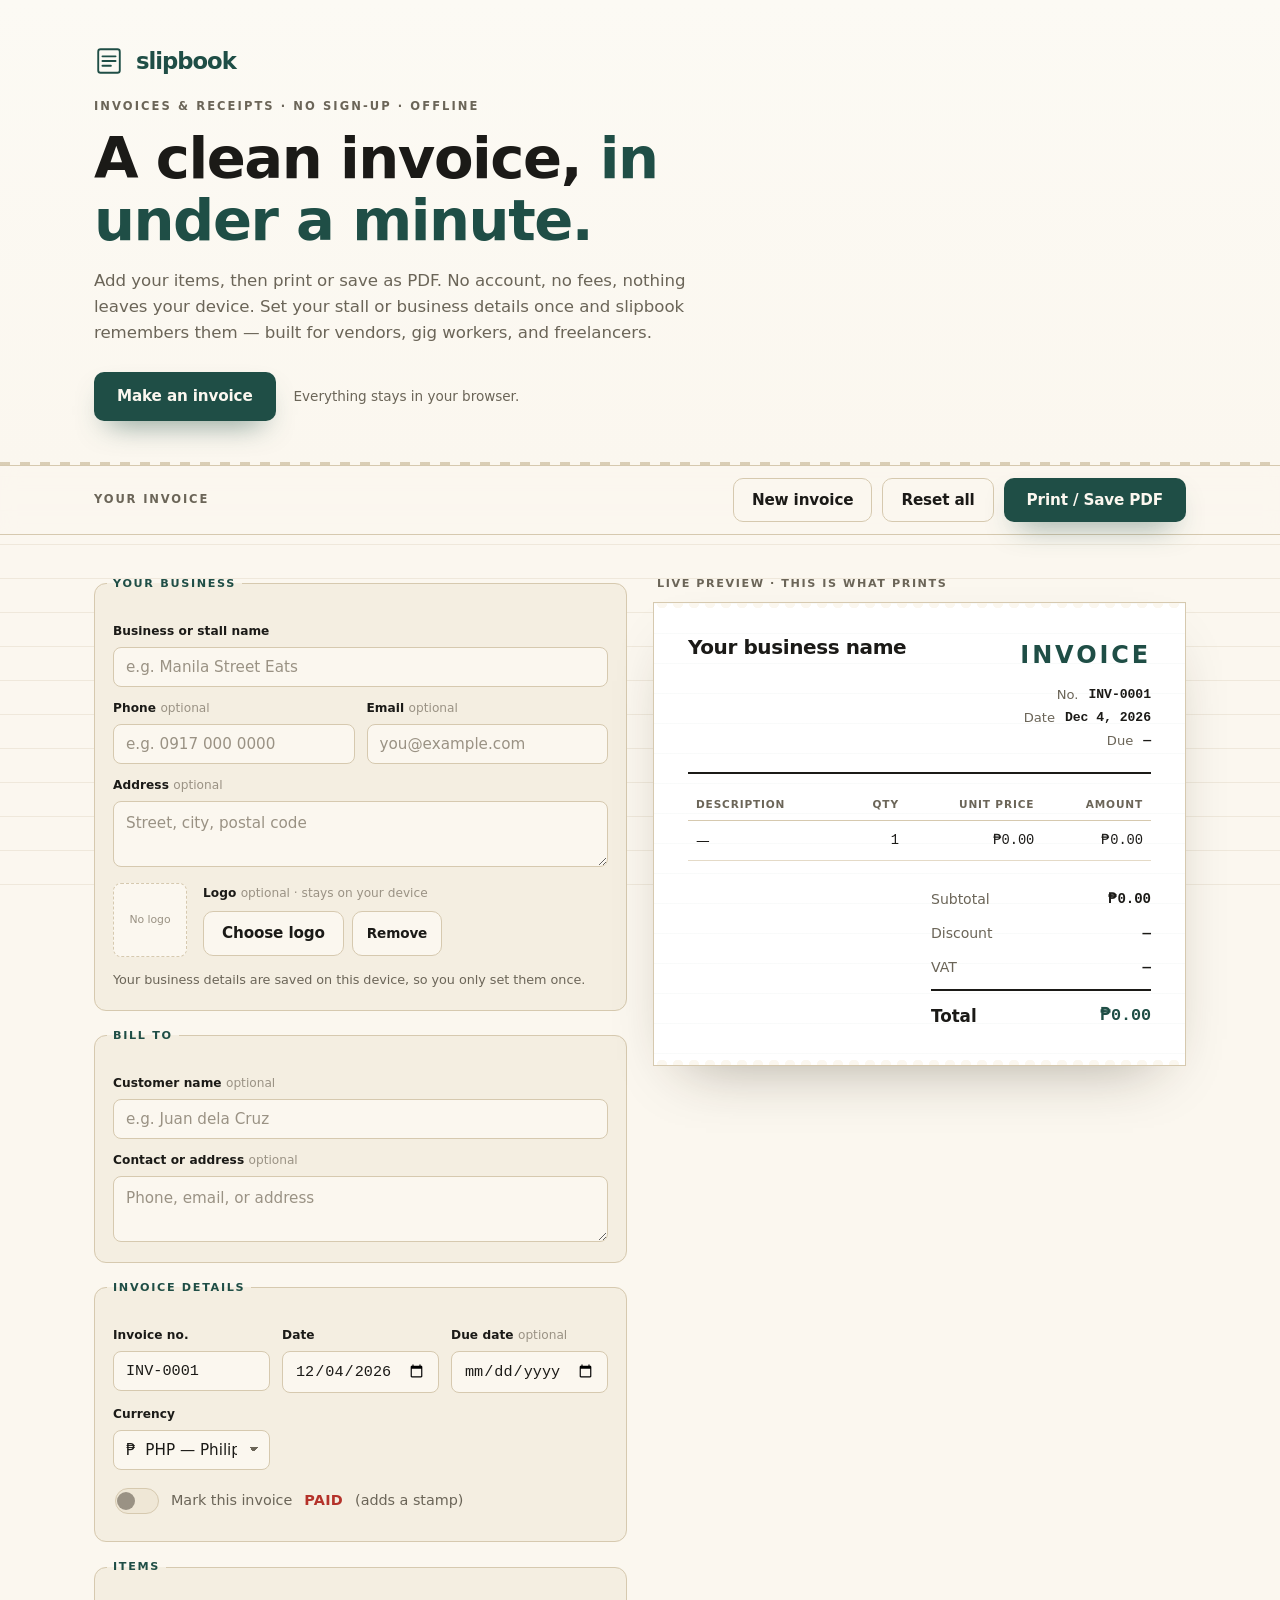
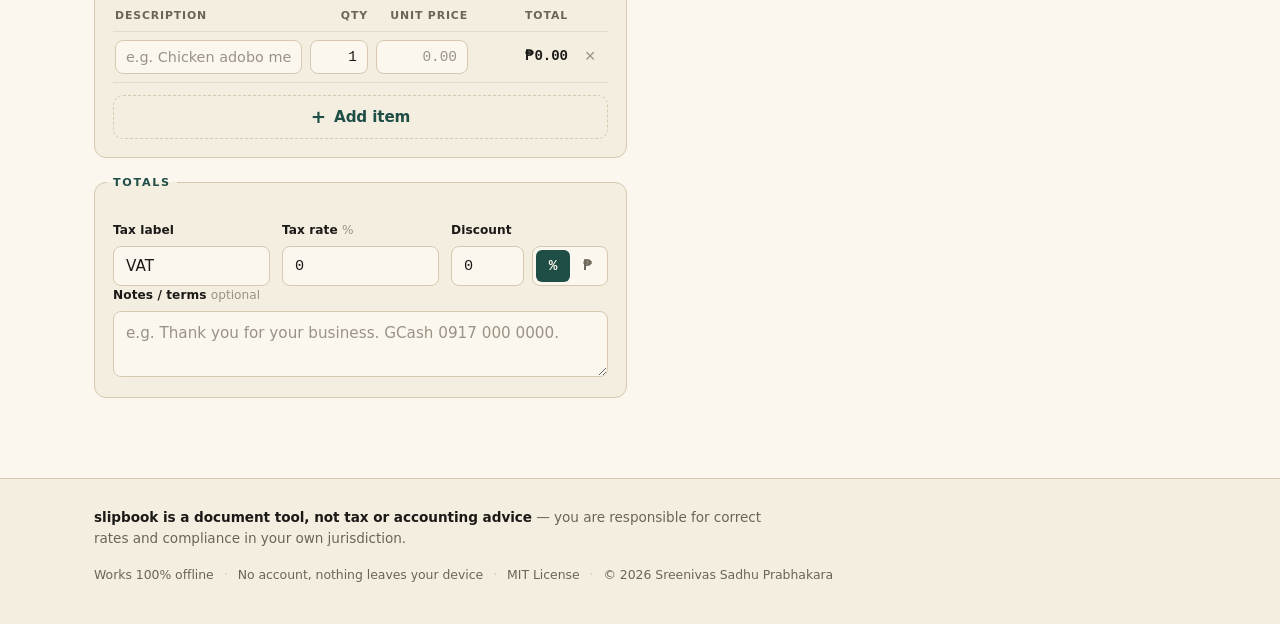
<file: index.html>
<!doctype html>
<html lang="en">
<head>
  <meta charset="utf-8">
  <meta name="viewport" content="width=device-width, initial-scale=1">
  <meta http-equiv="Content-Security-Policy" content="default-src 'self'; connect-src 'none'; img-src 'self' data:; base-uri 'none'; form-action 'none'; frame-ancestors 'none'; object-src 'none'">
  <title>slipbook — Free Invoice Maker, No Sign-Up</title>
  <meta name="description" content="Make a clean invoice or receipt in under a minute, then print or save as PDF. No account, no fees, nothing leaves your device. Built for vendors, gig workers, and freelancers.">
  <meta name="color-scheme" content="light">
  <link rel="canonical" href="https://sreenivas-sadhu-prabhakara.github.io/slipbook/">
  <meta name="robots" content="index, follow, max-image-preview:large">
  <meta name="author" content="Sreenivas Sadhu Prabhakara">
  <meta name="keywords" content="free invoice maker, invoice generator no sign up, printable invoice template, receipt maker, invoice pdf free, invoice maker for small business, invoice for freelancers, invoice for vendors">
  <meta name="theme-color" content="#FBF7EF" media="(prefers-color-scheme: light)">
  <meta name="theme-color" content="#1F4E46" media="(prefers-color-scheme: dark)">

  <!-- Open Graph -->
  <meta property="og:type" content="website">
  <meta property="og:site_name" content="slipbook">
  <meta property="og:title" content="slipbook — Free Invoice Maker, No Sign-Up">
  <meta property="og:description" content="Make a clean invoice or receipt in under a minute, then print or save as PDF. No account, no fees, nothing leaves your device. Built for vendors, gig workers, and freelancers.">
  <meta property="og:url" content="https://sreenivas-sadhu-prabhakara.github.io/slipbook/">
  <meta property="og:locale" content="en_US">
  <meta property="og:image" content="https://sreenivas-sadhu-prabhakara.github.io/slipbook/og-image.png">
  <meta property="og:image:width" content="1200">
  <meta property="og:image:height" content="630">
  <meta property="og:image:alt" content="slipbook — a clean invoice in under a minute">

  <!-- Twitter -->
  <meta name="twitter:card" content="summary_large_image">
  <meta name="twitter:title" content="slipbook — Free Invoice Maker, No Sign-Up">
  <meta name="twitter:description" content="Make a clean invoice or receipt in under a minute, then print or save as PDF. No account, no fees, nothing leaves your device. Built for vendors, gig workers, and freelancers.">
  <meta name="twitter:image" content="https://sreenivas-sadhu-prabhakara.github.io/slipbook/og-image.png">
  <meta name="twitter:image:alt" content="slipbook — a clean invoice in under a minute">

  <link rel="stylesheet" href="styles.css">
  <link rel="icon" href="favicon.svg" type="image/svg+xml">
  <link rel="apple-touch-icon" href="apple-touch-icon.png">
  <link rel="manifest" href="manifest.webmanifest">

  <!-- Structured data (data block; not affected by script-src) -->
  <script type="application/ld+json">
  {
    "@context": "https://schema.org",
    "@type": "WebApplication",
    "name": "slipbook",
    "description": "A free, private invoice and receipt maker. Add your items, then print or save as PDF. No account, no fees, and nothing leaves your device. Built for street vendors, gig workers, and freelancers.",
    "url": "https://sreenivas-sadhu-prabhakara.github.io/slipbook/",
    "applicationCategory": "BusinessApplication",
    "operatingSystem": "Any (modern web browser)",
    "browserRequirements": "Requires a modern web browser with JavaScript enabled.",
    "isAccessibleForFree": true,
    "offers": { "@type": "Offer", "price": "0", "priceCurrency": "USD" },
    "license": "https://opensource.org/licenses/MIT",
    "author": { "@type": "Person", "name": "Sreenivas Sadhu Prabhakara" },
    "softwareVersion": "0.1.0",
    "featureList": [
      "Reusable business profile with logo, saved on your device",
      "Line items with automatic totals",
      "Editable tax or VAT and discount",
      "Multiple currencies with correct rounding",
      "Auto-numbered invoices with editable dates and notes",
      "Live invoice preview that prints or saves as PDF",
      "Optional PAID stamp for cash receipts",
      "Runs 100% offline in your browser"
    ]
  }
  </script>
  <script type="application/ld+json">
  {
    "@context": "https://schema.org",
    "@type": "FAQPage",
    "mainEntity": [
      {
        "@type": "Question",
        "name": "Is slipbook really free with no sign-up?",
        "acceptedAnswer": {
          "@type": "Answer",
          "text": "Yes. There is no account, no email, and no fee. Open the page and start making an invoice — there is nothing to unlock and nothing to pay for."
        }
      },
      {
        "@type": "Question",
        "name": "How do I save my invoice as a PDF?",
        "acceptedAnswer": {
          "@type": "Answer",
          "text": "Click Print, then choose 'Save as PDF' as the destination in your browser's print dialog. The print layout shows only the invoice — none of the editing controls — so the PDF comes out clean."
        }
      },
      {
        "@type": "Question",
        "name": "Does slipbook store my customer or invoice data?",
        "acceptedAnswer": {
          "@type": "Answer",
          "text": "No. Everything stays in your browser using local storage on your own device. A strict Content-Security-Policy blocks all network requests, so your business details, customers, and amounts are never uploaded anywhere. A logo you add stays local as a data URL."
        }
      },
      {
        "@type": "Question",
        "name": "Can I use slipbook offline?",
        "acceptedAnswer": {
          "@type": "Answer",
          "text": "Yes. slipbook has no external fonts, scripts, or analytics, so once the page has loaded it keeps working with no internet connection at all."
        }
      }
    ]
  }
  </script>
</head>
<body>
  <a class="skip-link" href="#make">Skip to the invoice maker</a>

  <!-- ============ HERO ============ -->
  <header class="hero" id="top">
    <div class="hero__rules" aria-hidden="true"></div>
    <div class="hero__inner">
      <div class="brandline">
        <svg class="brandmark" viewBox="0 0 32 32" aria-hidden="true">
          <rect x="4.5" y="3.5" width="23" height="25" rx="2.5" fill="none" stroke="currentColor" stroke-width="2"/>
          <line x1="9" y1="11" x2="23" y2="11" stroke="currentColor" stroke-width="2" stroke-linecap="round"/>
          <line x1="9" y1="16" x2="23" y2="16" stroke="currentColor" stroke-width="2" stroke-linecap="round"/>
          <line x1="9" y1="21" x2="18" y2="21" stroke="currentColor" stroke-width="2" stroke-linecap="round"/>
        </svg>
        <span class="wordmark">slipbook</span>
      </div>
      <p class="eyebrow">Invoices &amp; receipts &middot; no sign-up &middot; offline</p>
      <h1 class="hero__title">A clean invoice, <span class="hero__accent">in under a minute.</span></h1>
      <p class="hero__lede">
        Add your items, then print or save as PDF. No account, no fees, nothing leaves your device.
        Set your stall or business details once and slipbook remembers them &mdash; built for vendors,
        gig workers, and freelancers.
      </p>
      <div class="hero__cta">
        <a class="btn btn--primary" href="#make">Make an invoice</a>
        <span class="hero__note">Everything stays in your browser.</span>
      </div>
    </div>
  </header>

  <main id="make">
    <!-- ============ ACTION BAR ============ -->
    <div class="actionbar">
      <div class="actionbar__inner">
        <p class="actionbar__label">Your invoice</p>
        <div class="actionbar__buttons">
          <button type="button" class="btn btn--ghost" id="newBtn">New invoice</button>
          <button type="button" class="btn btn--ghost" id="resetBtn">Reset all</button>
          <button type="button" class="btn btn--primary" id="printBtn">Print / Save PDF</button>
        </div>
      </div>
    </div>

    <div class="workspace">
      <!-- ============ EDITOR ============ -->
      <form class="editor" id="editor" novalidate aria-label="Invoice editor">

        <fieldset class="panel">
          <legend class="panel__legend">Your business</legend>
          <div class="grid grid--2">
            <label class="field field--full">
              <span class="field__label">Business or stall name</span>
              <input type="text" id="bizName" name="bizName" placeholder="e.g. Manila Street Eats" autocomplete="organization">
            </label>
            <label class="field">
              <span class="field__label">Phone <span class="field__opt">optional</span></span>
              <input type="tel" id="bizPhone" name="bizPhone" placeholder="e.g. 0917 000 0000" autocomplete="tel">
            </label>
            <label class="field">
              <span class="field__label">Email <span class="field__opt">optional</span></span>
              <input type="email" id="bizEmail" name="bizEmail" placeholder="you@example.com" autocomplete="email">
            </label>
            <label class="field field--full">
              <span class="field__label">Address <span class="field__opt">optional</span></span>
              <textarea id="bizAddress" name="bizAddress" rows="2" placeholder="Street, city, postal code"></textarea>
            </label>
          </div>
          <div class="logo-row">
            <div class="logo-preview" id="logoPreview" aria-hidden="true">
              <span class="logo-preview__hint">No logo</span>
            </div>
            <div class="logo-controls">
              <span class="field__label">Logo <span class="field__opt">optional &middot; stays on your device</span></span>
              <div class="logo-buttons">
                <label class="btn btn--file">
                  Choose logo
                  <input type="file" id="logoInput" accept="image/*" hidden>
                </label>
                <button type="button" class="btn btn--ghost btn--sm" id="logoClear" hidden>Remove</button>
              </div>
            </div>
          </div>
          <p class="panel__hint" id="bizSaved">Your business details are saved on this device, so you only set them once.</p>
        </fieldset>

        <fieldset class="panel">
          <legend class="panel__legend">Bill to</legend>
          <div class="grid grid--2">
            <label class="field field--full">
              <span class="field__label">Customer name <span class="field__opt">optional</span></span>
              <input type="text" id="custName" name="custName" placeholder="e.g. Juan dela Cruz">
            </label>
            <label class="field field--full">
              <span class="field__label">Contact or address <span class="field__opt">optional</span></span>
              <textarea id="custContact" name="custContact" rows="2" placeholder="Phone, email, or address"></textarea>
            </label>
          </div>
        </fieldset>

        <fieldset class="panel">
          <legend class="panel__legend">Invoice details</legend>
          <div class="grid grid--3">
            <label class="field">
              <span class="field__label">Invoice no.</span>
              <input type="text" id="invNo" name="invNo" class="mono" placeholder="INV-0001">
            </label>
            <label class="field">
              <span class="field__label">Date</span>
              <input type="date" id="invDate" name="invDate" class="mono">
            </label>
            <label class="field">
              <span class="field__label">Due date <span class="field__opt">optional</span></span>
              <input type="date" id="dueDate" name="dueDate" class="mono">
            </label>
            <label class="field">
              <span class="field__label">Currency</span>
              <select id="currency" name="currency">
                <option value="PHP">₱ &nbsp;PHP — Philippine peso</option>
                <option value="USD">$ &nbsp;USD — US dollar</option>
                <option value="INR">₹ &nbsp;INR — Indian rupee</option>
                <option value="GBP">£ &nbsp;GBP — Pound sterling</option>
                <option value="EUR">€ &nbsp;EUR — Euro</option>
                <option value="AUD">$ &nbsp;AUD — Australian dollar</option>
                <option value="GEN">¤ &nbsp;Generic — no symbol</option>
              </select>
            </label>
          </div>
          <label class="toggle toggle--paid">
            <input type="checkbox" id="paidToggle" name="paidToggle">
            <span>Mark this invoice <b>PAID</b> (adds a stamp)</span>
          </label>
        </fieldset>

        <fieldset class="panel panel--items">
          <legend class="panel__legend">Items</legend>
          <div class="items-head" aria-hidden="true">
            <span class="items-head__desc">Description</span>
            <span class="items-head__qty">Qty</span>
            <span class="items-head__price">Unit price</span>
            <span class="items-head__total">Total</span>
            <span class="items-head__x"></span>
          </div>
          <div id="itemRows" class="item-rows"></div>
          <button type="button" class="btn btn--add" id="addRow">
            <span aria-hidden="true">+</span> Add item
          </button>
        </fieldset>

        <fieldset class="panel">
          <legend class="panel__legend">Totals</legend>
          <div class="grid grid--3">
            <label class="field">
              <span class="field__label">Tax label</span>
              <input type="text" id="taxLabel" name="taxLabel" value="VAT" placeholder="VAT / GST / Sales tax">
            </label>
            <label class="field">
              <span class="field__label">Tax rate <span class="field__opt">%</span></span>
              <input type="number" id="taxRate" name="taxRate" class="mono" min="0" max="100" step="0.01" value="0" inputmode="decimal">
            </label>
            <div class="field">
              <span class="field__label">Discount</span>
              <div class="discount">
                <input type="number" id="discountValue" name="discountValue" class="mono" min="0" step="0.01" value="0" inputmode="decimal" aria-label="Discount amount">
                <div class="seg2" role="radiogroup" aria-label="Discount type">
                  <label class="seg2__opt"><input type="radio" name="discountType" value="percent" checked><span>%</span></label>
                  <label class="seg2__opt"><input type="radio" name="discountType" value="fixed"><span id="discFixedSym">$</span></label>
                </div>
              </div>
            </div>
          </div>
          <label class="field field--full">
            <span class="field__label">Notes / terms <span class="field__opt">optional</span></span>
            <textarea id="notes" name="notes" rows="2" placeholder="e.g. Thank you for your business. GCash 0917 000 0000."></textarea>
          </label>
        </fieldset>
      </form>

      <!-- ============ LIVE PREVIEW (this is what prints) ============ -->
      <div class="preview-wrap">
        <p class="preview-wrap__hint" aria-hidden="true">Live preview &middot; this is what prints</p>
        <article class="invoice" id="invoice" aria-label="Invoice preview">
          <div class="invoice__perf invoice__perf--top" aria-hidden="true"></div>

          <header class="doc-head">
            <div class="doc-head__biz">
              <img class="doc-head__logo" id="docLogo" alt="" hidden>
              <div class="doc-head__biztext">
                <h2 class="doc-head__name" id="docBizName">Your business name</h2>
                <p class="doc-head__meta" id="docBizMeta"></p>
              </div>
            </div>
            <div class="doc-head__title">
              <p class="doc-title" id="docType">INVOICE</p>
              <dl class="doc-meta">
                <div><dt>No.</dt><dd class="mono" id="docInvNo">INV-0001</dd></div>
                <div><dt>Date</dt><dd class="mono" id="docDate">—</dd></div>
                <div class="doc-meta__due" id="docDueRow" hidden><dt>Due</dt><dd class="mono" id="docDue">—</dd></div>
              </dl>
            </div>
          </header>

          <section class="doc-billto" id="docBillToSection" hidden>
            <p class="doc-billto__label">Bill to</p>
            <p class="doc-billto__name" id="docCustName"></p>
            <p class="doc-billto__contact" id="docCustContact"></p>
          </section>

          <table class="doc-table">
            <thead>
              <tr>
                <th scope="col" class="doc-table__desc">Description</th>
                <th scope="col" class="doc-table__num">Qty</th>
                <th scope="col" class="doc-table__num">Unit price</th>
                <th scope="col" class="doc-table__num">Amount</th>
              </tr>
            </thead>
            <tbody id="docItems"></tbody>
          </table>

          <div class="doc-foot">
            <div class="doc-notes" id="docNotesWrap" hidden>
              <p class="doc-notes__label">Notes</p>
              <p class="doc-notes__body" id="docNotes"></p>
            </div>
            <div class="doc-totals">
              <div class="doc-totals__row"><span>Subtotal</span><span class="mono" id="docSubtotal">—</span></div>
              <div class="doc-totals__row" id="docDiscRow" hidden><span id="docDiscLabel">Discount</span><span class="mono" id="docDiscount">—</span></div>
              <div class="doc-totals__row" id="docTaxRow" hidden><span id="docTaxName">VAT</span><span class="mono" id="docTax">—</span></div>
              <div class="doc-totals__row doc-totals__row--grand"><span>Total</span><span class="mono" id="docTotal">—</span></div>
            </div>
          </div>

          <p class="doc-thanks" id="docThanks" hidden></p>
          <div class="stamp" id="paidStamp" hidden aria-hidden="true">PAID</div>

          <div class="invoice__perf invoice__perf--bottom" aria-hidden="true"></div>
        </article>
      </div>
    </div>
  </main>

  <!-- ============ FOOTER ============ -->
  <footer class="foot">
    <div class="foot__inner">
      <p class="foot__disclaimer">
        <strong>slipbook is a document tool, not tax or accounting advice</strong> &mdash; you are responsible
        for correct rates and compliance in your own jurisdiction.
      </p>
      <p class="foot__meta">
        <span>Works 100% offline</span><span class="foot__dot">&middot;</span>
        <span>No account, nothing leaves your device</span><span class="foot__dot">&middot;</span>
        <span>MIT&nbsp;License</span><span class="foot__dot">&middot;</span>
        <span>&copy; 2026 Sreenivas&nbsp;Sadhu&nbsp;Prabhakara</span>
      </p>
    </div>
  </footer>

  <script src="app.js" defer></script>
</body>
</html>
</file>
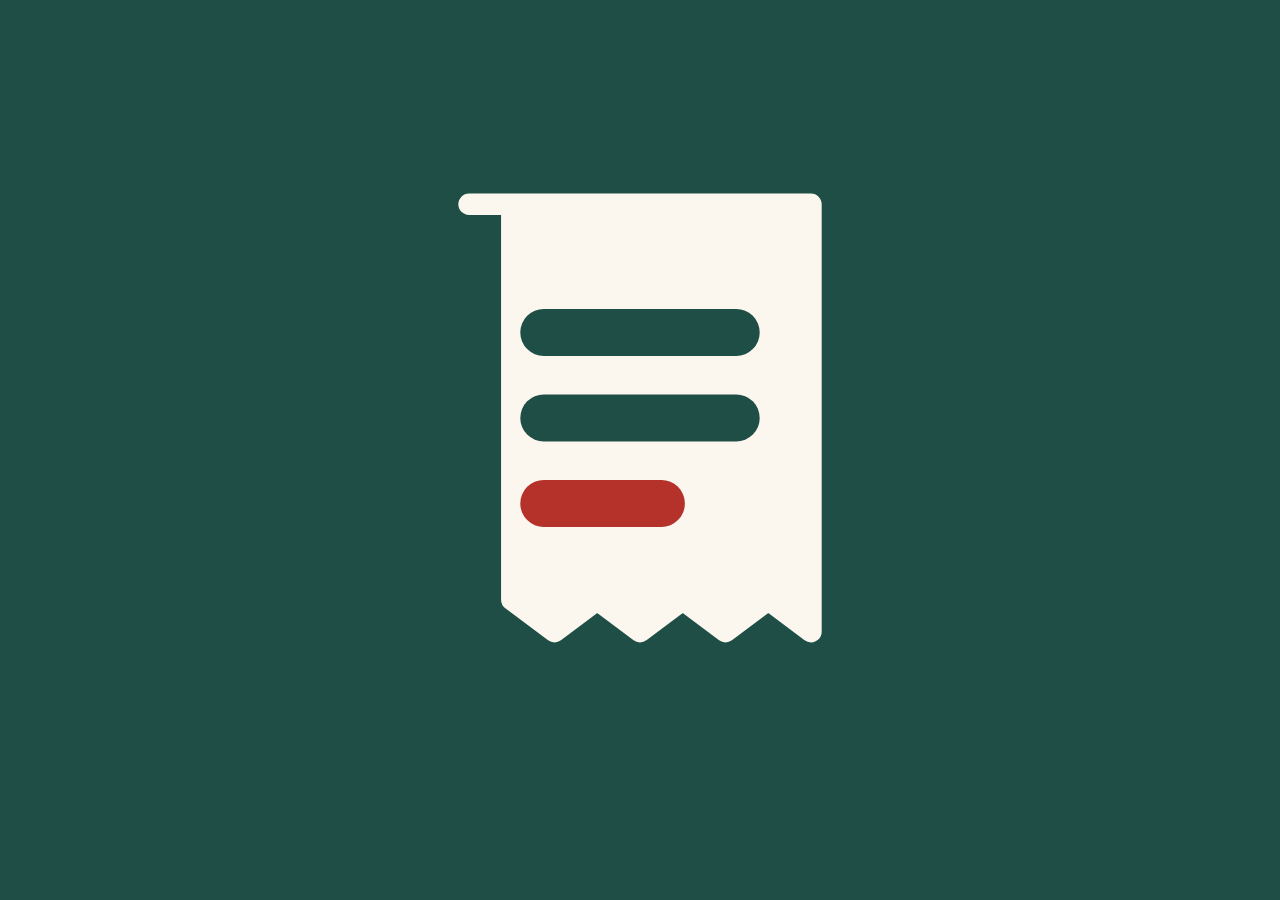
<file: assets/icon.html>
<!doctype html>
<html lang="en">
<head>
<meta charset="utf-8">
<style>
  * { box-sizing: border-box; margin: 0; padding: 0; }
  html, body { width: 100%; height: 100%; overflow: hidden; background: #1F4E46; }
  body { display: grid; place-items: center; }
  /* 12% safe padding on each side -> mark fills the middle 76vmin (maskable) */
  .mark { width: 76vmin; height: 76vmin; display: block; }
</style>
</head>
<body>
  <!-- receipt slip with perforated tear-edge + ledger lines, in warm paper on ledger-green -->
  <svg class="mark" viewBox="0 0 32 32" aria-hidden="true">
    <path d="M8 4.5h16v20l-2-1.5-2 1.5-2-1.5-2 1.5-2-1.5-2 1.5-2-1.5V4.5z"
          fill="#FBF7EF" stroke="#FBF7EF" stroke-width="1" stroke-linejoin="round"/>
    <line x1="11.5" y1="10.5" x2="20.5" y2="10.5" stroke="#1F4E46" stroke-width="2.2" stroke-linecap="round"/>
    <line x1="11.5" y1="14.5" x2="20.5" y2="14.5" stroke="#1F4E46" stroke-width="2.2" stroke-linecap="round"/>
    <line x1="11.5" y1="18.5" x2="17" y2="18.5" stroke="#B4322A" stroke-width="2.2" stroke-linecap="round"/>
  </svg>
</body>
</html>
</file>
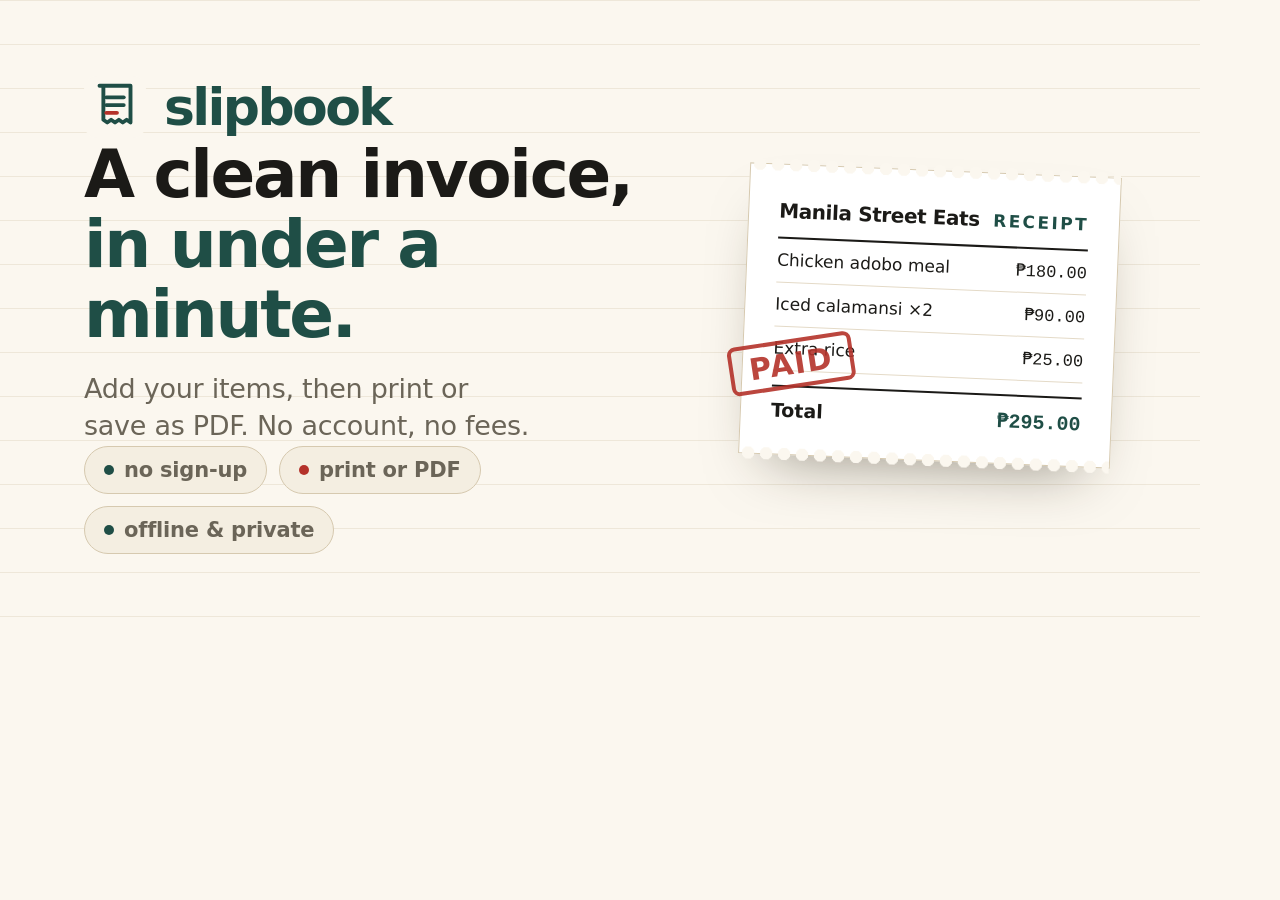
<file: assets/og.html>
<!doctype html>
<html lang="en">
<head>
<meta charset="utf-8">
<style>
  :root {
    --paper:    #FBF7EF;
    --paper2:   #F4EEE1;
    --ink:      #1B1A17;
    --ink-soft: #6B6558;
    --rule:     #E4DAC7;
    --rule2:    #D6C9AF;
    --brand:    #1F4E46;
    --stamp:    #B4322A;
    --sans: system-ui, -apple-system, "Segoe UI", Roboto, Helvetica, Arial, sans-serif;
    --mono: ui-monospace, "SF Mono", Menlo, Consolas, "Liberation Mono", monospace;
  }
  * { box-sizing: border-box; margin: 0; padding: 0; }
  html, body { width: 1200px; height: 630px; overflow: hidden; }
  body {
    position: relative;
    background: var(--paper);
    font-family: var(--sans);
    color: var(--ink);
    -webkit-font-smoothing: antialiased;
  }
  /* faint full-bleed ledger ruling — the slipbook backdrop */
  .ledger {
    position: absolute; inset: 0;
    background-image: linear-gradient(180deg, var(--rule) 1px, transparent 1px);
    background-size: 100% 44px;
    opacity: 0.55;
  }

  .frame {
    position: absolute; inset: 0;
    padding: 76px 84px;
    display: flex; align-items: stretch; gap: 56px;
  }

  /* LEFT: the pitch */
  .left { flex: 1; display: flex; flex-direction: column; justify-content: space-between; z-index: 2; }
  .brand { display: flex; align-items: center; gap: 18px; color: var(--brand); }
  .mark { width: 62px; height: 62px; display: block; }
  .wordmark { font-size: 52px; font-weight: 800; letter-spacing: -0.05em; color: var(--brand); line-height: 1; }

  .headline h1 {
    font-size: 66px; font-weight: 800; letter-spacing: -0.035em;
    line-height: 1.06; color: var(--ink); max-width: 15ch;
  }
  .headline .accent { color: var(--brand); }
  .headline p {
    margin-top: 22px;
    font-size: 27px; font-weight: 500; letter-spacing: -0.01em;
    color: var(--ink-soft); line-height: 1.35; max-width: 26ch;
  }

  .chips { display: flex; align-items: center; gap: 12px; flex-wrap: wrap; }
  .chip {
    display: inline-flex; align-items: center; gap: 10px;
    padding: 11px 19px;
    border: 1px solid var(--rule2);
    border-radius: 999px;
    background: var(--paper2);
    font-size: 21px; font-weight: 600; letter-spacing: -0.01em;
    color: var(--ink-soft);
  }
  .chip .dot { width: 10px; height: 10px; border-radius: 50%; }
  .chip .dot--green { background: var(--brand); }
  .chip .dot--stamp { background: var(--stamp); }

  /* RIGHT: a mini receipt with the perforated tear-edge signature */
  .receipt-col { width: 372px; display: flex; align-items: center; z-index: 2; }
  .receipt {
    position: relative;
    width: 100%;
    background: #fff;
    border: 1px solid var(--rule2);
    box-shadow: 0 30px 60px -30px rgba(40,32,14,0.5);
    padding: 34px 30px 30px;
    transform: rotate(2.4deg);
  }
  .perf {
    position: absolute; left: 0; right: 0; height: 14px;
    background: radial-gradient(circle at 9px 7px, var(--paper) 6px, transparent 6.5px);
    background-size: 18px 14px;
  }
  .perf--top { top: -7px; }
  .perf--bottom { bottom: -7px; }

  .r-head { display: flex; justify-content: space-between; align-items: baseline; padding-bottom: 14px; border-bottom: 2px solid var(--ink); }
  .r-biz { font-size: 20px; font-weight: 800; letter-spacing: -0.02em; }
  .r-type { font-size: 17px; font-weight: 800; letter-spacing: 0.14em; color: var(--brand); }
  .r-line { display: flex; justify-content: space-between; padding: 11px 0; border-bottom: 1px solid var(--rule); font-size: 17px; }
  .r-line .d { color: var(--ink); }
  .r-line .a { font-family: var(--mono); color: var(--ink); }
  .r-total { display: flex; justify-content: space-between; margin-top: 14px; padding-top: 12px; border-top: 2px solid var(--ink); }
  .r-total .l { font-size: 19px; font-weight: 800; }
  .r-total .v { font-family: var(--mono); font-size: 20px; font-weight: 800; color: var(--brand); }

  .stamp {
    position: absolute; bottom: 66px; left: -14px;
    transform: rotate(-11deg);
    font-size: 30px; font-weight: 900; letter-spacing: 0.05em;
    color: var(--stamp);
    border: 4px solid var(--stamp);
    border-radius: 8px;
    padding: 3px 16px;
    opacity: 0.9;
  }
</style>
</head>
<body>
  <div class="ledger"></div>

  <div class="frame">
    <div class="left">
      <div class="brand">
        <svg class="mark" viewBox="0 0 32 32" aria-hidden="true">
          <rect width="32" height="32" rx="7" fill="#FBF7EF"/>
          <path d="M8 5h16v19l-2-1.4-2 1.4-2-1.4-2 1.4-2-1.4-2 1.4-2-1.4V5z" fill="none" stroke="#1F4E46" stroke-width="2" stroke-linejoin="round"/>
          <line x1="11.5" y1="11" x2="20.5" y2="11" stroke="#1F4E46" stroke-width="2" stroke-linecap="round"/>
          <line x1="11.5" y1="15" x2="20.5" y2="15" stroke="#1F4E46" stroke-width="2" stroke-linecap="round"/>
          <line x1="11.5" y1="19" x2="17" y2="19" stroke="#B4322A" stroke-width="2" stroke-linecap="round"/>
        </svg>
        <span class="wordmark">slipbook</span>
      </div>

      <div class="headline">
        <h1>A clean invoice,<br><span class="accent">in under a minute.</span></h1>
        <p>Add your items, then print or save as PDF. No account, no fees.</p>
      </div>

      <div class="chips">
        <span class="chip"><span class="dot dot--green"></span>no sign-up</span>
        <span class="chip"><span class="dot dot--stamp"></span>print or PDF</span>
        <span class="chip"><span class="dot dot--green"></span>offline &amp; private</span>
      </div>
    </div>

    <div class="receipt-col">
      <div class="receipt">
        <div class="perf perf--top"></div>
        <div class="r-head">
          <span class="r-biz">Manila Street Eats</span>
          <span class="r-type">RECEIPT</span>
        </div>
        <div class="r-line"><span class="d">Chicken adobo meal</span><span class="a">₱180.00</span></div>
        <div class="r-line"><span class="d">Iced calamansi ×2</span><span class="a">₱90.00</span></div>
        <div class="r-line"><span class="d">Extra rice</span><span class="a">₱25.00</span></div>
        <div class="r-total"><span class="l">Total</span><span class="v">₱295.00</span></div>
        <div class="stamp">PAID</div>
        <div class="perf perf--bottom"></div>
      </div>
    </div>
  </div>
</body>
</html>
</file>
<file: styles.css>
/* ============================================================
   slipbook — warm paper & ledger. ledger-green ink,
   stamp vermilion, perforated receipt tear-edge signature.
   ============================================================ */

:root {
  --paper:    #FBF7EF;   /* warm off-white paper base */
  --paper2:   #F4EEE1;   /* slightly deeper card paper */
  --paper3:   #EFE7D6;   /* inset / table zebra */
  --ink:      #1B1A17;   /* charcoal ink */
  --ink-soft: #6B6558;   /* muted ink */
  --ink-faint:#9A9284;   /* hints, placeholders */
  --rule:     #E4DAC7;   /* ledger ruling / hairlines */
  --rule2:    #D6C9AF;   /* stronger rule */
  --brand:    #1F4E46;   /* deep ledger-green — the one spot color */
  --brand-dk: #163A34;
  --brand-dim:rgba(31,78,70,0.09);
  --stamp:    #B4322A;   /* stamp vermilion */
  --stamp-dim:rgba(180,50,42,0.10);

  --sans: system-ui, -apple-system, "Segoe UI", Roboto, Helvetica, Arial, sans-serif;
  --mono: ui-monospace, "SF Mono", Menlo, Consolas, "Liberation Mono", monospace;

  --radius: 12px;
  --radius-sm: 8px;
  --shadow: 0 22px 48px -30px rgba(50,40,20,0.5);
  --shadow-doc: 0 26px 60px -32px rgba(40,32,14,0.42);
  --wrap: 1180px;
  --ease: cubic-bezier(0.22, 0.61, 0.36, 1);
}

* { box-sizing: border-box; }
html { -webkit-text-size-adjust: 100%; }

body {
  margin: 0;
  background: var(--paper);
  color: var(--ink);
  font-family: var(--sans);
  font-size: 16px;
  line-height: 1.55;
  letter-spacing: -0.003em;
  -webkit-font-smoothing: antialiased;
  text-rendering: optimizeLegibility;
}

/* faint ledger ruling across the whole page background */
body::before {
  content: "";
  position: fixed;
  inset: 0;
  z-index: -1;
  pointer-events: none;
  background-image:
    linear-gradient(180deg, var(--rule) 1px, transparent 1px),
    radial-gradient(1100px 560px at 88% -10%, var(--brand-dim), transparent 62%);
  background-size: 100% 34px, 100% 100%;
  opacity: 0.5;
}

h1, h2, h3 { margin: 0; font-weight: 800; letter-spacing: -0.025em; line-height: 1.08; }
p { margin: 0; }

.mono { font-family: var(--mono); font-variant-numeric: tabular-nums; }

.skip-link {
  position: absolute; left: 12px; top: -60px;
  background: var(--brand); color: var(--paper);
  padding: 10px 16px; border-radius: 10px; font-weight: 700;
  z-index: 60; transition: top 0.18s var(--ease); text-decoration: none;
}
.skip-link:focus { top: 12px; }

/* shared focus ring */
a:focus-visible,
button:focus-visible,
input:focus-visible,
select:focus-visible,
textarea:focus-visible,
.seg2__opt:focus-within,
.toggle:focus-within {
  outline: 3px solid var(--brand);
  outline-offset: 2px;
  border-radius: 6px;
}

.eyebrow {
  font-size: 0.72rem;
  text-transform: uppercase;
  letter-spacing: 0.18em;
  color: var(--ink-soft);
  font-weight: 700;
}

/* ============================================================
   HERO
   ============================================================ */
.hero {
  position: relative;
  overflow: hidden;
  background:
    linear-gradient(180deg, #FCFAF4 0%, var(--paper) 100%);
  border-bottom: 1px solid var(--rule2);
}
/* the perforated top edge motif on the hero, echoing a receipt */
.hero__rules {
  position: absolute;
  left: 0; right: 0; bottom: 0;
  height: 3px;
  background:
    repeating-linear-gradient(90deg, var(--rule2) 0 10px, transparent 10px 20px);
  opacity: 0.9;
}
.hero__inner {
  position: relative;
  z-index: 1;
  max-width: var(--wrap);
  margin: 0 auto;
  padding: clamp(26px, 4vw, 46px) clamp(20px, 5vw, 44px) clamp(30px, 4vw, 44px);
}

.brandline { display: flex; align-items: center; gap: 12px; color: var(--brand); }
.brandmark { width: 30px; height: 30px; display: block; }
.wordmark {
  font-size: 1.42rem; font-weight: 800; letter-spacing: -0.045em;
  color: var(--brand); line-height: 1;
}

.eyebrow { margin-top: 22px; }
.hero__title {
  font-size: clamp(2.1rem, 5.6vw, 3.6rem);
  margin: 12px 0 0;
  max-width: 15ch;
  color: var(--ink);
}
.hero__accent { color: var(--brand); }
.hero__lede {
  margin-top: 16px;
  max-width: 58ch;
  color: var(--ink-soft);
  font-size: clamp(0.98rem, 1.3vw, 1.1rem);
}
.hero__cta {
  margin-top: 26px;
  display: flex; align-items: center; gap: 18px; flex-wrap: wrap;
}
.hero__note { font-size: 0.85rem; color: var(--ink-soft); }

/* ============================================================
   BUTTONS
   ============================================================ */
.btn {
  font-family: var(--sans);
  font-weight: 700;
  font-size: 0.95rem;
  letter-spacing: -0.01em;
  border-radius: 10px;
  cursor: pointer;
  border: 1px solid transparent;
  padding: 12px 22px;
  text-decoration: none;
  display: inline-flex; align-items: center; justify-content: center; gap: 8px;
  transition: transform 0.12s var(--ease), background 0.16s var(--ease), border-color 0.16s var(--ease), box-shadow 0.16s var(--ease);
}
.btn:active { transform: translateY(1px); }
.btn--primary {
  background: var(--brand);
  color: var(--paper);
  box-shadow: 0 14px 30px -14px rgba(31,78,70,0.7);
}
.btn--primary:hover { background: var(--brand-dk); }
.btn--ghost {
  background: var(--paper);
  color: var(--ink);
  border-color: var(--rule2);
  padding: 10px 18px;
}
.btn--ghost:hover { border-color: var(--brand); color: var(--brand); }
.btn--sm { padding: 8px 14px; font-size: 0.85rem; }
.btn--file {
  background: var(--paper);
  color: var(--ink);
  border-color: var(--rule2);
  padding: 10px 18px;
  position: relative;
}
.btn--file:hover { border-color: var(--brand); color: var(--brand); }
.btn--add {
  background: transparent;
  color: var(--brand);
  border: 1.5px dashed var(--rule2);
  width: 100%;
  padding: 12px;
  margin-top: 12px;
}
.btn--add span { font-size: 1.15rem; line-height: 0; font-weight: 700; }
.btn--add:hover { border-color: var(--brand); background: var(--brand-dim); }

/* ============================================================
   ACTION BAR (sticky)
   ============================================================ */
.actionbar {
  position: sticky;
  top: 0;
  z-index: 30;
  background: rgba(251,247,239,0.9);
  backdrop-filter: blur(10px);
  -webkit-backdrop-filter: blur(10px);
  border-bottom: 1px solid var(--rule2);
}
.actionbar__inner {
  max-width: var(--wrap);
  margin: 0 auto;
  padding: 12px clamp(20px, 5vw, 44px);
  display: flex; align-items: center; justify-content: space-between;
  gap: 16px; flex-wrap: wrap;
}
.actionbar__label {
  font-size: 0.72rem; text-transform: uppercase; letter-spacing: 0.16em;
  font-weight: 700; color: var(--ink-soft);
}
.actionbar__buttons { display: flex; gap: 10px; flex-wrap: wrap; }

/* ============================================================
   WORKSPACE LAYOUT
   ============================================================ */
.workspace {
  max-width: var(--wrap);
  margin: 0 auto;
  padding: clamp(22px, 3.5vw, 40px) clamp(20px, 5vw, 44px) clamp(50px, 7vw, 80px);
  display: grid;
  grid-template-columns: minmax(0, 1fr) minmax(0, 1fr);
  gap: 26px;
  align-items: start;
}

/* ============================================================
   EDITOR
   ============================================================ */
.editor { display: flex; flex-direction: column; gap: 16px; min-width: 0; }

.panel {
  border: 1px solid var(--rule2);
  background: var(--paper2);
  border-radius: var(--radius);
  padding: 18px 18px 20px;
  margin: 0;
  min-width: 0;
}
.panel__legend {
  font-size: 0.7rem;
  text-transform: uppercase;
  letter-spacing: 0.15em;
  font-weight: 800;
  color: var(--brand);
  padding: 0 6px;
  margin-left: -6px;
}
.panel__hint {
  margin-top: 14px;
  font-size: 0.8rem;
  color: var(--ink-soft);
  line-height: 1.45;
}

.grid { display: grid; gap: 12px; margin-top: 12px; }
.grid--2 { grid-template-columns: 1fr 1fr; }
.grid--3 { grid-template-columns: repeat(3, minmax(0, 1fr)); }

.field { display: flex; flex-direction: column; gap: 6px; min-width: 0; }
.field--full { grid-column: 1 / -1; }
.field__label {
  font-size: 0.76rem; font-weight: 700; color: var(--ink);
  letter-spacing: 0.005em;
}
.field__opt { color: var(--ink-faint); font-weight: 500; text-transform: none; letter-spacing: 0; }

input[type=text],
input[type=tel],
input[type=email],
input[type=number],
input[type=date],
select,
textarea {
  font-family: var(--sans);
  font-size: 0.95rem;
  color: var(--ink);
  background: var(--paper);
  border: 1px solid var(--rule2);
  border-radius: var(--radius-sm);
  padding: 10px 12px;
  width: 100%;
  min-width: 0;
}
input.mono { font-family: var(--mono); }
textarea { resize: vertical; line-height: 1.45; }
input::placeholder, textarea::placeholder { color: var(--ink-faint); }
input:hover, select:hover, textarea:hover { border-color: var(--rule2); }
input:focus, select:focus, textarea:focus { border-color: var(--brand); }
select {
  appearance: none; -webkit-appearance: none;
  background-image:
    linear-gradient(45deg, transparent 50%, var(--ink-soft) 50%),
    linear-gradient(135deg, var(--ink-soft) 50%, transparent 50%);
  background-position: right 15px center, right 10px center;
  background-size: 5px 5px, 5px 5px;
  background-repeat: no-repeat;
  padding-right: 32px;
}
input[type=number] { -moz-appearance: textfield; }
input[type=number]::-webkit-outer-spin-button,
input[type=number]::-webkit-inner-spin-button { -webkit-appearance: none; margin: 0; }

/* logo row */
.logo-row {
  display: flex; align-items: center; gap: 16px;
  margin-top: 16px;
}
.logo-preview {
  flex: none;
  width: 74px; height: 74px;
  border: 1.5px dashed var(--rule2);
  border-radius: var(--radius-sm);
  display: grid; place-items: center;
  background: var(--paper);
  overflow: hidden;
}
.logo-preview img { width: 100%; height: 100%; object-fit: contain; }
.logo-preview__hint { font-size: 0.68rem; color: var(--ink-faint); }
.logo-controls { display: flex; flex-direction: column; gap: 8px; min-width: 0; }
.logo-buttons { display: flex; gap: 8px; flex-wrap: wrap; }

/* PAID toggle */
.toggle { position: relative; display: inline-flex; margin-top: 14px; }
.toggle input { position: absolute; opacity: 0; inset: 0; cursor: pointer; margin: 0; }
.toggle span {
  display: inline-flex; align-items: center; gap: 12px;
  font-size: 0.9rem; font-weight: 500; color: var(--ink-soft);
  cursor: pointer; padding: 4px 2px; line-height: 1.35;
}
.toggle span b { color: var(--stamp); font-weight: 800; letter-spacing: 0.02em; }
.toggle span::before {
  content: "";
  flex: none;
  width: 42px; height: 24px; border-radius: 999px;
  background: var(--paper3);
  border: 1px solid var(--rule2);
  position: relative;
  transition: background 0.18s var(--ease), border-color 0.18s var(--ease);
}
.toggle span::after {
  content: "";
  position: absolute; left: 4px;
  width: 18px; height: 18px; border-radius: 50%;
  background: var(--ink-faint);
  transition: transform 0.18s var(--ease), background 0.18s var(--ease);
}
.toggle input:checked + span { color: var(--ink); }
.toggle input:checked + span::before { background: var(--stamp-dim); border-color: var(--stamp); }
.toggle input:checked + span::after { transform: translateX(18px); background: var(--stamp); }

/* discount composite control */
.discount { display: flex; gap: 8px; }
.discount input { flex: 1; }
.seg2 {
  display: inline-flex; flex: none;
  background: var(--paper);
  border: 1px solid var(--rule2);
  border-radius: var(--radius-sm);
  padding: 3px;
}
.seg2__opt { position: relative; }
.seg2__opt input { position: absolute; opacity: 0; inset: 0; cursor: pointer; margin: 0; }
.seg2__opt span {
  display: grid; place-items: center;
  width: 34px; height: 100%;
  min-height: 32px;
  border-radius: 6px;
  font-weight: 700; font-size: 0.9rem;
  color: var(--ink-soft);
  cursor: pointer;
  font-family: var(--mono);
  transition: background 0.14s var(--ease), color 0.14s var(--ease);
}
.seg2__opt input:checked + span { background: var(--brand); color: var(--paper); }

/* items table (editor) */
.panel--items { padding-bottom: 18px; }
.items-head {
  display: grid;
  grid-template-columns: minmax(0,1fr) 58px 92px 92px 30px;
  gap: 8px;
  margin-top: 14px;
  padding: 0 2px 6px;
  border-bottom: 1px solid var(--rule);
  font-size: 0.68rem; text-transform: uppercase; letter-spacing: 0.08em;
  font-weight: 700; color: var(--ink-soft);
}
.items-head__qty, .items-head__price, .items-head__total { text-align: right; }
.item-rows { display: flex; flex-direction: column; }
.item-row {
  display: grid;
  grid-template-columns: minmax(0,1fr) 58px 92px 92px 30px;
  gap: 8px;
  align-items: center;
  padding: 8px 2px;
  border-bottom: 1px solid var(--rule);
}
.item-row input { padding: 8px 10px; font-size: 0.9rem; }
.item-row .r-qty, .item-row .r-price { text-align: right; font-family: var(--mono); }
.item-row .r-total {
  text-align: right; font-family: var(--mono); font-variant-numeric: tabular-nums;
  font-size: 0.88rem; color: var(--ink); font-weight: 600;
  white-space: nowrap; overflow: hidden; text-overflow: ellipsis;
}
.item-row__x {
  border: none; background: transparent; cursor: pointer;
  width: 28px; height: 28px; border-radius: 6px;
  color: var(--ink-faint); font-size: 1.15rem; line-height: 1;
  display: grid; place-items: center;
  transition: background 0.14s var(--ease), color 0.14s var(--ease);
}
.item-row__x:hover { background: var(--stamp-dim); color: var(--stamp); }

/* ============================================================
   LIVE PREVIEW / INVOICE DOCUMENT (the printed thing)
   ============================================================ */
.preview-wrap { position: sticky; top: 76px; min-width: 0; }
.preview-wrap__hint {
  font-size: 0.7rem; text-transform: uppercase; letter-spacing: 0.14em;
  font-weight: 700; color: var(--ink-soft);
  margin-bottom: 10px; padding-left: 4px;
}

.invoice {
  position: relative;
  background: #FFFFFF;
  color: var(--ink);
  border: 1px solid var(--rule2);
  box-shadow: var(--shadow-doc);
  padding: 34px 34px 30px;
  /* the signature: subtle carbon-copy ledger ruling behind the doc */
  background-image: linear-gradient(180deg, rgba(31,78,70,0.028) 1px, transparent 1px);
  background-size: 100% 30px;
  overflow: hidden;
}
/* perforated tear edges — the slipbook signature */
.invoice__perf {
  position: absolute; left: 0; right: 0; height: 12px;
  background:
    radial-gradient(circle at 8px 6px, var(--paper) 5px, transparent 5.5px);
  background-size: 16px 12px;
  background-position: 0 0;
}
.invoice__perf--top { top: -6px; }
.invoice__perf--bottom { bottom: -6px; }

.doc-head {
  display: flex; justify-content: space-between; align-items: flex-start;
  gap: 20px;
  padding-bottom: 20px;
  border-bottom: 2px solid var(--ink);
}
.doc-head__biz { display: flex; gap: 14px; align-items: flex-start; min-width: 0; }
.doc-head__logo {
  width: 56px; height: 56px; object-fit: contain;
  border-radius: 8px; flex: none;
}
.doc-head__biztext { min-width: 0; }
.doc-head__name {
  font-size: 1.25rem; font-weight: 800; letter-spacing: -0.02em;
  color: var(--ink); word-break: break-word;
}
.doc-head__meta {
  margin-top: 5px;
  font-size: 0.8rem; color: var(--ink-soft); line-height: 1.5;
  white-space: pre-line; word-break: break-word;
}
.doc-head__title { text-align: right; flex: none; }
.doc-title {
  font-size: 1.5rem; font-weight: 800; letter-spacing: 0.12em;
  color: var(--brand);
}
.doc-meta {
  margin: 10px 0 0;
  display: flex; flex-direction: column; gap: 3px;
  font-size: 0.82rem;
}
.doc-meta div { display: flex; justify-content: flex-end; gap: 10px; }
.doc-meta dt { color: var(--ink-soft); margin: 0; }
.doc-meta dd { margin: 0; color: var(--ink); font-weight: 600; }

.doc-billto {
  margin-top: 20px;
}
.doc-billto__label {
  font-size: 0.68rem; text-transform: uppercase; letter-spacing: 0.12em;
  font-weight: 700; color: var(--ink-soft); margin-bottom: 4px;
}
.doc-billto__name { font-weight: 700; font-size: 0.98rem; color: var(--ink); word-break: break-word; }
.doc-billto__contact { font-size: 0.84rem; color: var(--ink-soft); white-space: pre-line; word-break: break-word; margin-top: 2px; }

.doc-table {
  width: 100%;
  border-collapse: collapse;
  margin-top: 22px;
  font-size: 0.86rem;
}
.doc-table th {
  text-align: left;
  font-size: 0.66rem; text-transform: uppercase; letter-spacing: 0.08em;
  font-weight: 700; color: var(--ink-soft);
  padding: 0 8px 8px; border-bottom: 1px solid var(--rule2);
}
.doc-table th.doc-table__num { text-align: right; }
.doc-table td {
  padding: 9px 8px;
  border-bottom: 1px solid var(--rule);
  vertical-align: top;
}
.doc-table__desc { word-break: break-word; }
.doc-table td.dt-num {
  text-align: right; font-family: var(--mono); font-variant-numeric: tabular-nums;
  white-space: nowrap;
}
.doc-table__empty td {
  color: var(--ink-faint); font-style: italic; text-align: center; padding: 18px 8px;
}

.doc-foot {
  display: flex; justify-content: space-between; gap: 30px;
  margin-top: 22px; flex-wrap: wrap;
}
.doc-notes { flex: 1 1 200px; min-width: 0; }
.doc-notes__label {
  font-size: 0.66rem; text-transform: uppercase; letter-spacing: 0.1em;
  font-weight: 700; color: var(--ink-soft); margin-bottom: 4px;
}
.doc-notes__body { font-size: 0.82rem; color: var(--ink-soft); white-space: pre-line; word-break: break-word; }

.doc-totals { flex: 0 0 auto; min-width: 220px; margin-left: auto; }
.doc-totals__row {
  display: flex; justify-content: space-between; gap: 24px;
  padding: 6px 0;
  font-size: 0.88rem; color: var(--ink-soft);
}
.doc-totals__row span:last-child { color: var(--ink); font-weight: 600; }
.doc-totals__row--grand {
  margin-top: 4px; padding-top: 12px;
  border-top: 2px solid var(--ink);
  font-size: 1.05rem; font-weight: 800; color: var(--ink);
}
.doc-totals__row--grand span:last-child { color: var(--brand); font-weight: 800; }

.doc-thanks {
  margin-top: 24px; padding-top: 16px;
  border-top: 1px dashed var(--rule2);
  text-align: center;
  font-size: 0.84rem; color: var(--ink-soft);
}

/* PAID stamp */
.stamp {
  position: absolute;
  top: 42%; right: 40px;
  transform: rotate(-14deg);
  font-family: var(--sans);
  font-size: 2.6rem; font-weight: 900; letter-spacing: 0.06em;
  color: var(--stamp);
  border: 5px solid var(--stamp);
  border-radius: 10px;
  padding: 6px 22px;
  opacity: 0.82;
  pointer-events: none;
  box-shadow: inset 0 0 0 2px rgba(180,50,42,0.25);
  mix-blend-mode: multiply;
}

/* ============================================================
   FOOTER
   ============================================================ */
.foot {
  border-top: 1px solid var(--rule2);
  background: var(--paper2);
}
.foot__inner {
  max-width: var(--wrap);
  margin: 0 auto;
  padding: 28px clamp(20px, 5vw, 44px) 40px;
}
.foot__disclaimer {
  font-size: 0.85rem; color: var(--ink-soft); max-width: 80ch; line-height: 1.55;
}
.foot__disclaimer strong { color: var(--ink); }
.foot__meta {
  margin-top: 16px;
  display: flex; flex-wrap: wrap; gap: 8px 10px;
  font-size: 0.78rem; color: var(--ink-soft);
}
.foot__dot { color: var(--rule2); }

/* ============================================================
   RESPONSIVE
   ============================================================ */
@media (max-width: 940px) {
  .workspace { grid-template-columns: 1fr; }
  .preview-wrap { position: static; }
  .preview-wrap__hint { margin-top: 8px; }
}
@media (max-width: 560px) {
  .grid--2, .grid--3 { grid-template-columns: 1fr; }
  .actionbar__buttons { width: 100%; }
  .actionbar__buttons .btn { flex: 1; }
  .items-head { grid-template-columns: minmax(0,1fr) 46px 76px 30px; }
  .items-head__total { display: none; }
  .item-row { grid-template-columns: minmax(0,1fr) 46px 76px 30px; }
  .item-row .r-total { display: none; }
  .invoice { padding: 24px 20px; }
  .doc-head { flex-direction: column; }
  .doc-head__title { text-align: left; }
  .doc-meta div { justify-content: flex-start; }
  .stamp { right: 24px; font-size: 2.1rem; }
}

/* ============================================================
   REDUCED MOTION
   ============================================================ */
@media (prefers-reduced-motion: reduce) {
  * { animation-duration: 0.001ms !important; animation-iteration-count: 1 !important; transition-duration: 0.001ms !important; }
}

/* ============================================================
   PRINT — only the invoice document, clean on A4/Letter
   ============================================================ */
@media print {
  body { background: #fff; color: #000; }
  body::before { display: none; }
  .hero, .actionbar, .editor, .foot,
  .skip-link, .preview-wrap__hint { display: none !important; }

  main, .workspace { display: block; margin: 0; padding: 0; max-width: none; }
  .preview-wrap { position: static; top: auto; }

  .invoice {
    border: none;
    box-shadow: none;
    background: #fff;
    background-image: none;
    padding: 0;
    color: #000;
  }
  .invoice__perf { display: none !important; }

  .doc-head { border-bottom: 2px solid #000; }
  .doc-head__name, .doc-meta dd, .doc-billto__name,
  .doc-table td, .doc-totals__row span:last-child { color: #000; }
  .doc-title { color: #000; }
  .doc-head__meta, .doc-billto__contact, .doc-meta dt,
  .doc-table th, .doc-notes__body, .doc-totals__row,
  .doc-thanks, .doc-billto__label, .doc-notes__label { color: #222; }
  .doc-totals__row--grand { border-top: 2px solid #000; color: #000; }
  .doc-totals__row--grand span:last-child { color: #000; }
  .doc-table th, .doc-table td { border-color: #ccc; }
  .doc-table th { border-bottom: 1px solid #000; }

  .stamp {
    color: #000 !important;
    border-color: #000 !important;
    box-shadow: none;
    opacity: 1;
    mix-blend-mode: normal;
    -webkit-print-color-adjust: exact;
    print-color-adjust: exact;
  }

  .doc-table { break-inside: auto; }
  .doc-table tr { break-inside: avoid; }

  @page { margin: 16mm; size: auto; }
}
</file>
